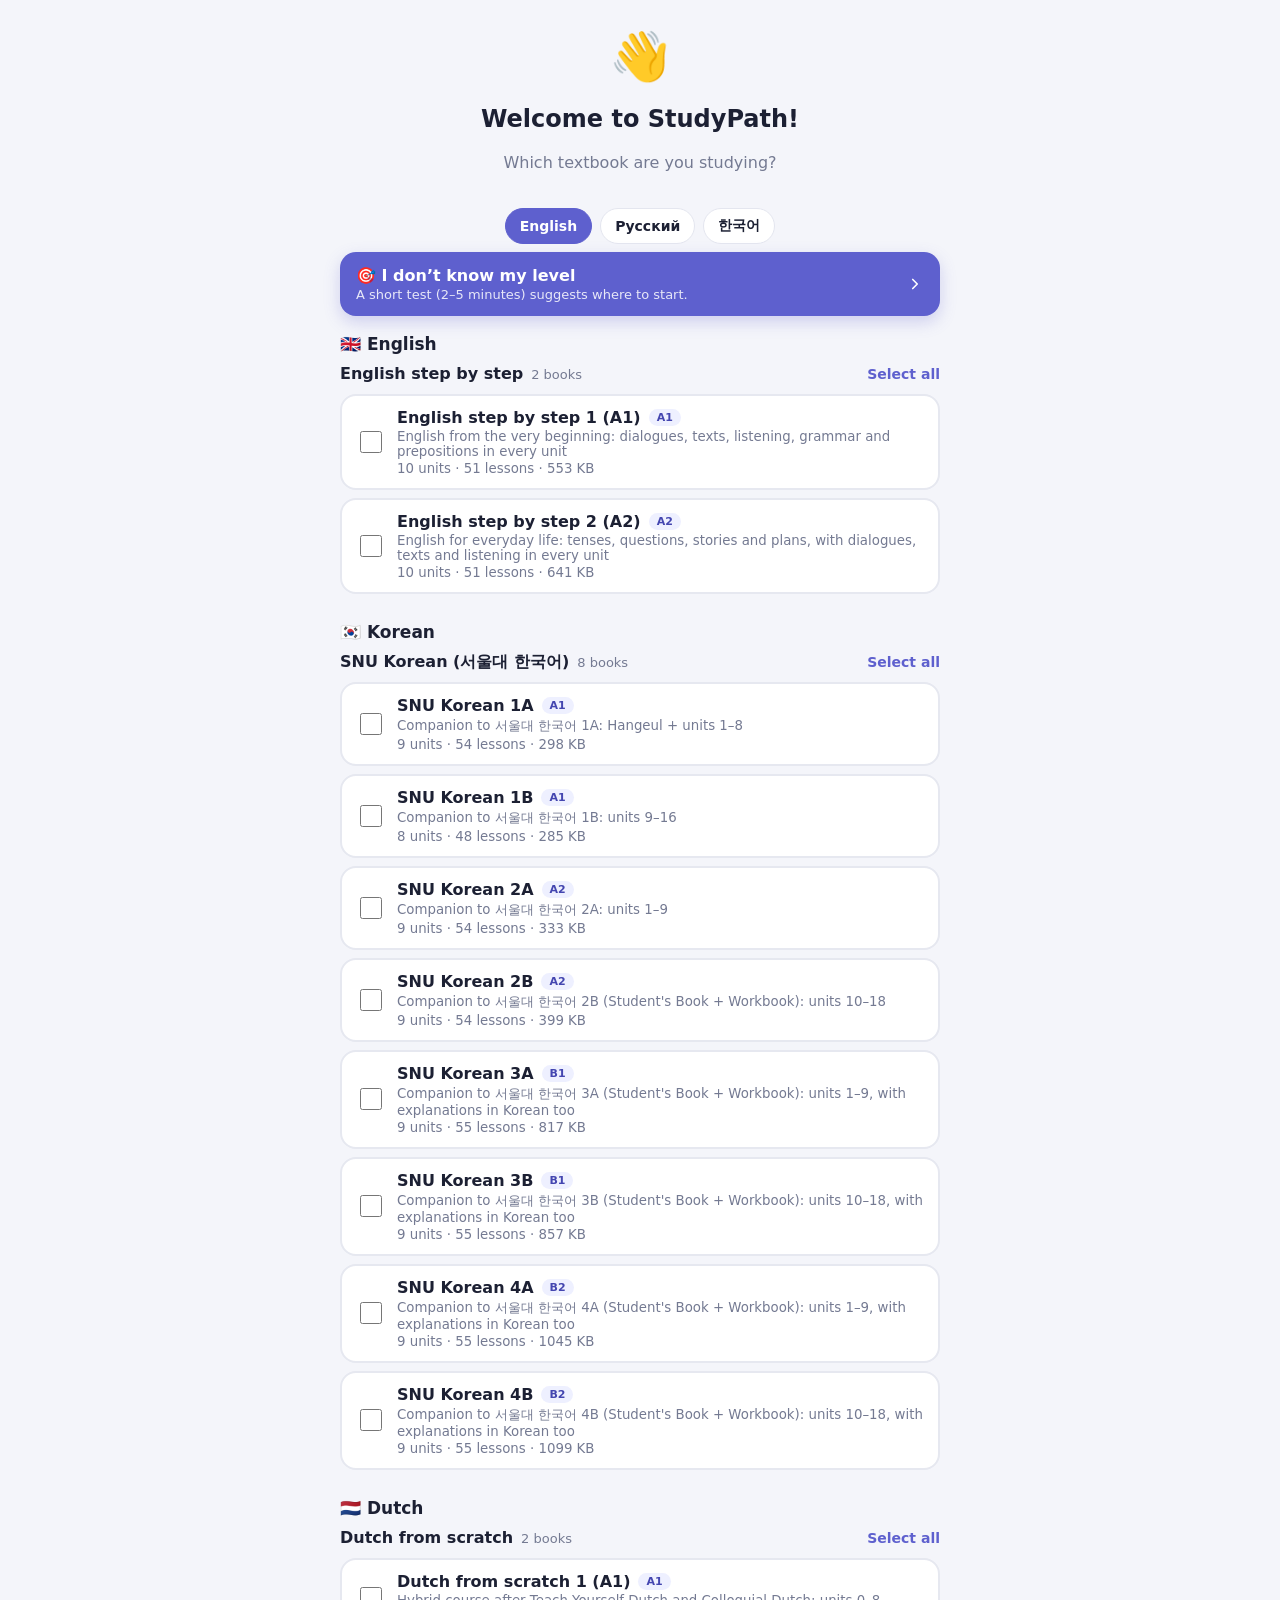
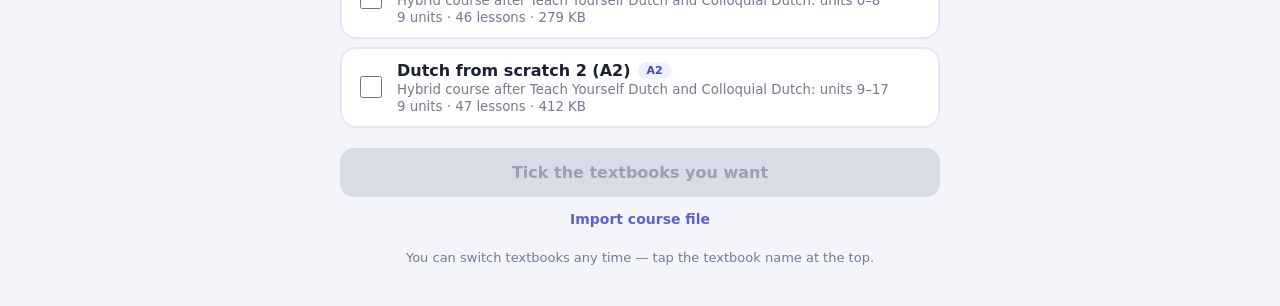
<file: index.html>
<!doctype html>
<html lang="en">
<head>
  <meta charset="utf-8">
  <meta name="viewport" content="width=device-width, initial-scale=1, viewport-fit=cover, user-scalable=no">
  <meta name="theme-color" content="#5e60ce">
  <meta name="mobile-web-app-capable" content="yes">
  <meta name="apple-mobile-web-app-capable" content="yes">
  <meta name="apple-mobile-web-app-status-bar-style" content="default">
  <meta name="apple-mobile-web-app-title" content="StudyPath">
  <link rel="apple-touch-icon" href="icon.png">
  <link rel="manifest" href="manifest.webmanifest">
  <title>StudyPath</title>
  <link rel="stylesheet" href="app.css">
</head>
<body>
  <div id="app"></div>
  <script src="version.js"></script>
  <script src="build.js"></script>
  <script src="app.js"></script>
</body>
</html>
</file>
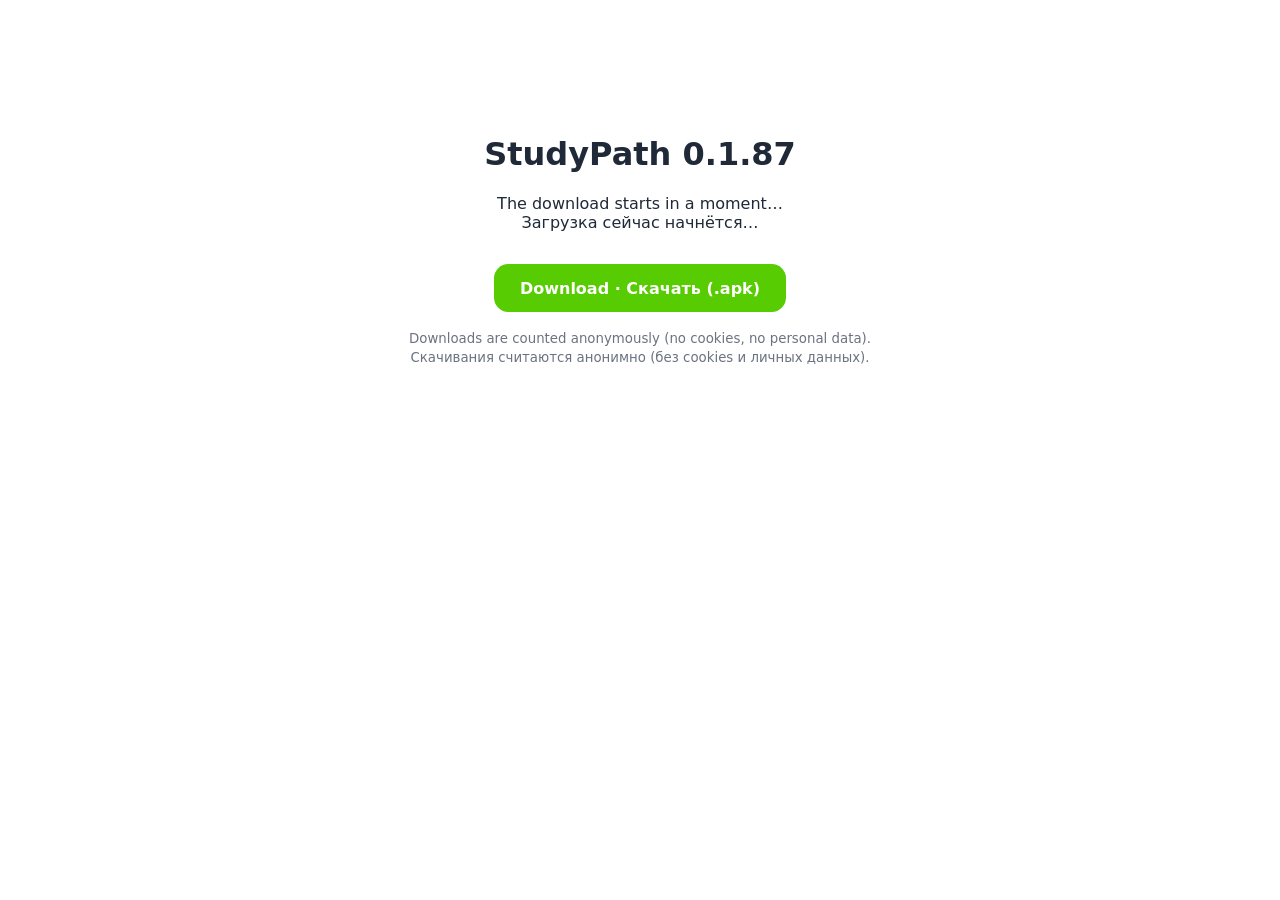
<file: get.html>
<!doctype html><html lang="en"><head><meta charset="utf-8"><meta name="viewport" content="width=device-width,initial-scale=1">
<title>StudyPath for Android</title><style>body{font-family:system-ui,sans-serif;max-width:32rem;margin:15vh auto;padding:0 1.5rem;text-align:center;color:#1f2937}a.b{display:inline-block;margin-top:1rem;padding:.9rem 1.6rem;border-radius:.9rem;background:#58cc02;color:#fff;font-weight:700;text-decoration:none}small{color:#6b7280}</style></head>
<body><h1>StudyPath 0.1.87</h1><p>The download starts in a moment…<br>Загрузка сейчас начнётся…</p><a class="b" href="StudyPath.apk">Download · Скачать (.apk)</a>
<p><small>Downloads are counted anonymously (no cookies, no personal data).<br>Скачивания считаются анонимно (без cookies и личных данных).</small></p>
<script>(function(){var h="anthony-chibis.goatcounter.com";if(h){new Image().src='https://'+h+'/count?p=apk%2F0.1.87&t=APK%20download&e=true&rnd='+Math.random().toString(36).slice(2,8);}setTimeout(function(){location.href='StudyPath.apk';},h?600:50);})();</script></body></html>
</file>
<file: app.css>
:root{--bg: #f4f5fa;--surface: #ffffff;--ink: #1c2033;--ink-2: #3b4058;--muted: #747a92;--line: #e4e6ef;--primary: #5e60ce;--primary-ink: #4446b0;--primary-soft: #ecebff;--accent: #ff7b54;--good: #1f9e78;--good-soft: #e3f6ef;--bad: #e5484d;--bad-soft: #fde9ea;--warn: #c27c0e;--radius: 18px;--shadow: 0 1px 2px rgba(28, 32, 51, .06), 0 6px 20px rgba(28, 32, 51, .06);--font: system-ui, -apple-system, "Segoe UI", Roboto, "Noto Sans KR", "Apple SD Gothic Neo", sans-serif}*{box-sizing:border-box;-webkit-tap-highlight-color:transparent}html,body{margin:0;height:100%;background:var(--bg);color:var(--ink);font-family:var(--font);font-size:16px;word-break:keep-all;overflow-wrap:anywhere}button{font:inherit;color:inherit;cursor:pointer;border:none;background:none}button:disabled{cursor:default}[lang=ko]{word-break:keep-all}#app{min-height:100%;display:flex;flex-direction:column;max-width:640px;margin:0 auto}.hidden{display:none!important}.muted{color:var(--muted)}.small{font-size:13px}.center{text-align:center}.grow{flex:1;min-width:0}.warn{color:var(--warn)}.ico{display:inline-flex;width:18px;height:18px;vertical-align:-3px}.ico svg,.nav-ico svg,.chev svg{width:100%;height:100%}.ico.red{color:var(--bad)}.ico.orange{color:var(--accent)}.ico.violet{color:var(--primary)}.topbar{position:sticky;top:0;z-index:5;display:flex;align-items:center;justify-content:space-between;gap:8px;padding:calc(10px + env(safe-area-inset-top)) 14px 10px;background:#f4f5faeb;backdrop-filter:blur(10px)}.course-chip{display:flex;align-items:center;gap:8px;font-weight:700;padding:6px 12px 6px 6px;border-radius:999px;background:var(--surface);box-shadow:var(--shadow);min-width:0;flex-shrink:1;white-space:nowrap;overflow:hidden;text-overflow:ellipsis}.course-chip>:last-child{overflow:hidden;text-overflow:ellipsis}.stats{flex:none}@media(max-width:400px){.stat{padding:6px 8px;font-size:14px}.course-chip{font-size:15px}}.course-icon-s{width:28px;height:28px;display:grid;place-items:center;background:var(--primary-soft);border-radius:50%;font-size:16px;flex:none}.stats{display:flex;gap:6px}.stat{white-space:nowrap;display:inline-flex;align-items:center;gap:4px;font-weight:700;font-size:15px;padding:6px 10px;border-radius:999px;background:var(--surface);box-shadow:var(--shadow)}.stat .ico{width:17px;height:17px}.stat small{color:var(--muted);font-weight:600}.stat.streak{color:var(--muted)}.stat.streak.on{color:var(--accent)}.stat.xp{color:var(--primary)}.stat.hearts{color:var(--bad)}.content{flex:1;padding:4px 14px 96px}.bottomnav{position:fixed;left:50%;transform:translate(-50%);bottom:0;width:100%;max-width:640px;z-index:5;display:flex;justify-content:space-around;padding:6px 8px calc(8px + env(safe-area-inset-bottom));background:var(--surface);border-top:1px solid var(--line)}.nav-item{flex:1;display:flex;flex-direction:column;align-items:center;gap:2px;font-size:12px;font-weight:600;color:var(--muted);padding:6px 0;border-radius:14px}.nav-ico{width:24px;height:24px}.nav-item.active{color:var(--primary)}.nav-item.active .nav-ico{background:var(--primary-soft);border-radius:10px;box-shadow:0 0 0 6px var(--primary-soft)}.btn{display:inline-flex;align-items:center;justify-content:center;gap:10px;width:100%;padding:14px 18px;border-radius:14px;background:var(--primary);color:#fff;font-weight:700;font-size:16px;transition:transform .08s,filter .15s}.btn:active:not(:disabled){transform:scale(.98)}.btn:disabled{background:#d9dbe6;color:#9a9fb3}.btn{border:1.5px solid transparent}.btn.ghost{background:var(--surface);color:var(--ink);border-color:var(--line)}.btn.ghost.bad{color:var(--bad)}.btn.small{width:auto;padding:8px 14px;font-size:14px}.btn.level{justify-content:flex-start}.stack{display:flex;flex-direction:column;gap:10px;margin-top:12px}.pill{padding:7px 12px;border-radius:999px;background:#ffffff38;color:#fff;font-weight:600;font-size:13px}.link-btn{color:var(--primary);font-weight:600;font-size:14px;padding:10px 4px}.icon-btn{width:38px;height:38px;display:grid;place-items:center;border-radius:12px;color:var(--muted);flex:none}.icon-btn svg{width:22px;height:22px}.chips{display:flex;flex-wrap:wrap;gap:8px;margin:8px 0}.chips.scroll{flex-wrap:nowrap;overflow-x:auto;padding-bottom:4px;scrollbar-width:none}.chip{white-space:nowrap;padding:8px 14px;border-radius:999px;background:var(--surface);border:1.5px solid var(--line);font-weight:600;font-size:14px}.chip.on{background:var(--primary);border-color:var(--primary);color:#fff}.badge{padding:4px 10px;border-radius:999px;background:var(--good-soft);color:var(--good);font-size:12px;font-weight:700}.map{display:flex;flex-direction:column;gap:10px}.unit-card{margin-top:14px;border-radius:22px;padding:18px 18px 14px;color:#fff;background:linear-gradient(135deg,var(--u),color-mix(in srgb,var(--u) 62%,#1c2033));box-shadow:0 10px 24px color-mix(in srgb,var(--u) 30%,transparent)}.unit-card.locked{filter:grayscale(.85) opacity(.65)}.unit-top{display:flex;gap:14px;align-items:flex-start}.unit-num{font-size:40px;font-weight:800;line-height:1;opacity:.35;letter-spacing:-2px}.unit-kicker{font-size:12px;font-weight:700;text-transform:uppercase;letter-spacing:.06em;opacity:.85}.unit-head h2{margin:4px 0 2px;font-size:22px}.unit-head p{margin:0;opacity:.9;font-size:14px}.unit-bottom{display:flex;align-items:center;gap:8px;margin-top:14px}.unit-progress{flex:1;height:6px;border-radius:6px;background:#ffffff40;overflow:hidden}.unit-progress div{height:100%;background:#fff;border-radius:6px}.unit-count{font-size:12px;font-weight:700;opacity:.9;margin-right:2px}.lesson-list{position:relative;display:flex;flex-direction:column;gap:8px;padding-left:4px}.lesson-list:before{content:"";position:absolute;left:31px;top:18px;bottom:18px;width:2px;background:color-mix(in srgb,var(--u) 25%,var(--line))}.lesson-row{position:relative;display:flex;align-items:center;gap:12px;padding:10px 12px 10px 4px;border-radius:16px;text-align:left;background:transparent}.lesson-row:active{background:#00000008}.lesson-row.current{background:var(--surface);box-shadow:var(--shadow)}.lesson-row.locked .lesson-title,.lesson-row.locked .lesson-sub{color:#a3a8bb}.lesson-row.locked .lesson-badge{background:#eceef5;box-shadow:none}.lesson-row.locked .ring{background:#eceef5}.lesson-row.locked .chev{color:#d3d6e2}.badge-wrap{position:relative;width:56px;height:56px;flex:none;display:grid;place-items:center}.ring{position:absolute;inset:0;border-radius:50%;background:conic-gradient(var(--c) calc(var(--p) * 360deg),color-mix(in srgb,var(--c) 15%,#fff) 0)}.lesson-badge{position:relative;width:46px;height:46px;border-radius:50%;display:grid;place-items:center;font-size:22px;background:var(--surface);box-shadow:0 1px 3px #00000014}.lesson-badge .ico{width:20px;height:20px;color:var(--muted)}.lesson-badge.cp{width:52px;height:52px;border-radius:16px;background:color-mix(in srgb,var(--u) 14%,#fff);color:var(--u)}.lesson-badge.cp .ico{color:var(--u);width:24px;height:24px}.lesson-badge.big{width:54px;height:54px;font-size:26px;flex:none;background:color-mix(in srgb,var(--u) 14%,#fff);box-shadow:none}.lesson-row.mastered .lesson-badge{background:color-mix(in srgb,var(--u) 14%,#fff)}.lesson-text{flex:1;min-width:0;display:flex;flex-direction:column;gap:2px}.lesson-title{font-weight:700;font-size:16px}.lesson-sub{color:var(--muted);font-size:14px;white-space:nowrap;overflow:hidden;text-overflow:ellipsis}.stars{display:inline-flex;gap:1px;flex:none}.stars .st{width:15px;height:15px;color:#dfe1ea;display:inline-flex}.stars .st svg{width:100%;height:100%}.stars .st.on{color:#f5b83d}.stars.big .st{width:22px;height:22px}.lesson-row.locked .stars .st{color:#e9ebf2}.chev{width:18px;height:18px;color:#b6bacb;flex:none}.sheet-back{position:fixed;inset:0;z-index:20;background:#14162473;display:flex;align-items:flex-end;justify-content:center;animation:fade .15s}.sheet{width:100%;max-width:640px;max-height:88vh;overflow:auto;background:var(--surface);border-radius:24px 24px 0 0;padding:10px 20px calc(22px + env(safe-area-inset-bottom));animation:up .2s ease-out}.sheet-grip{width:40px;height:4px;border-radius:4px;background:var(--line);margin:0 auto 12px}.sheet h3{margin:6px 0;font-size:20px}.sheet-title{display:flex;gap:14px;align-items:center}.sheet-title h3{margin:0}.sheet-title p{margin:2px 0 0}.prose p{line-height:1.5}@keyframes up{0%{transform:translateY(40px);opacity:.5}}@keyframes fade{0%{opacity:0}}.screen{min-height:100vh;display:flex;flex-direction:column;background:var(--bg)}.screen-head{position:sticky;top:0;z-index:3;display:flex;align-items:center;gap:8px;padding:calc(8px + env(safe-area-inset-top)) 10px 8px;background:var(--bg)}.screen-head h3{margin:0;font-size:17px}.screen-body{flex:1;padding:6px 16px 24px}.screen-foot{position:sticky;bottom:0;padding:12px 16px calc(14px + env(safe-area-inset-bottom));background:var(--bg);border-top:1px solid var(--line)}.grammar{background:var(--surface);border-radius:var(--radius);padding:18px;margin-bottom:14px;box-shadow:var(--shadow)}.grammar h2{margin:0 0 6px;font-size:21px}.gpoint{padding:12px 0;border-top:1px solid var(--line)}.gpoint:first-of-type{border-top:none}.gpoint h4{margin:0 0 6px;font-size:16px;color:var(--primary-ink)}.gpoint p{margin:0 0 8px;line-height:1.55;color:var(--ink-2)}code{background:var(--primary-soft);color:var(--primary-ink);padding:1px 6px;border-radius:6px;font-family:inherit;font-weight:700}.table-wrap{overflow-x:auto;margin:6px 0 10px}.gtable{border-collapse:collapse;font-size:14px;min-width:60%}.gtable th,.gtable td{overflow-wrap:normal;word-break:keep-all;hyphens:auto}.gtable.dense{font-size:13px}.gtable.dense th,.gtable.dense td{padding:6px 7px}.gtable td.say,.gtable th.say{color:var(--primary-ink);cursor:pointer;text-decoration:underline dotted rgba(94,96,206,.45);text-underline-offset:4px}.gtable td.say:active{background:var(--primary-soft)}.gtable th,.gtable td{border:1px solid var(--line);padding:7px 10px;text-align:left}.gtable th{background:#f7f7fc;font-weight:700}.example{display:flex;align-items:center;gap:10px;padding:9px 12px;margin:6px 0;background:#f8f8fd;border-radius:12px}.ex-text{flex:1;min-width:0}.ex-ko{font-size:17px;font-weight:600}.ex-tr{font-size:14px;color:var(--muted);margin-top:2px}.ex-play{display:flex;gap:4px;flex:none}.tip{margin-top:10px;padding:12px 14px;border-radius:12px;background:#fff6e9;color:#6b4a12;line-height:1.5;font-size:15px}.play-row{display:flex;gap:12px;align-items:center;justify-content:center;margin:10px 0 16px}.play{display:grid;place-items:center;width:44px;height:44px;border-radius:14px;background:var(--primary-soft);color:var(--primary)}.play svg{width:60%;height:60%}.play.big{width:84px;height:84px;border-radius:26px;background:var(--primary);color:#fff;box-shadow:0 8px 20px #5e60ce59}.play.slow{background:#fff1ea;color:var(--accent)}.play.mini{width:34px;height:34px;border-radius:10px}.screen.lesson{height:100vh;height:100dvh;min-height:0}.lesson-head{display:flex;align-items:center;gap:10px;padding:calc(10px + env(safe-area-inset-top)) 12px 8px}.progress{flex:1;height:10px;border-radius:10px;background:#e3e5ef;overflow:hidden}.progress-fill{height:100%;width:0;border-radius:10px;background:linear-gradient(90deg,var(--primary),#8b7cf6);transition:width .35s ease}.lesson-head .stat{box-shadow:none;background:transparent}.lesson-body{flex:1;overflow-y:auto;padding:8px 18px 24px}.task-title{font-size:14px;font-weight:700;color:var(--primary);text-transform:uppercase;letter-spacing:.05em;margin:6px 0 12px}.prompt{font-size:20px;font-weight:600;line-height:1.4;margin-bottom:14px}.prompt.small{font-size:16px;color:var(--muted);font-weight:500}.question{font-size:17px;font-weight:600;margin:4px 0 12px}.hint{font-size:14px;color:var(--primary-ink);background:var(--primary-soft);padding:8px 12px;border-radius:10px}.prompt-ko{display:flex;align-items:center;gap:8px;flex-wrap:wrap;margin:4px 0 18px}.ko-big{font-size:28px;font-weight:700}.ko-huge{font-size:32px;font-weight:700}.options{display:flex;flex-direction:column;gap:10px}.options.grid{display:grid;grid-template-columns:1fr 1fr}.options.inline{flex-direction:row;flex-wrap:wrap}.option{padding:14px 16px;border-radius:14px;background:var(--surface);border:1.5px solid var(--line);font-size:17px;text-align:left;font-weight:500;transition:border-color .12s,background .12s}.options.grid .option,.options.inline .option{text-align:center}.option[lang=ko]{font-size:19px}.option.selected{border-color:var(--primary);background:var(--primary-soft);color:var(--primary-ink)}.option.match{text-align:center;min-height:54px}.option.done{opacity:.35;border-color:var(--good);background:var(--good-soft)}.option.wrong{border-color:var(--bad);background:var(--bad-soft);animation:shake .3s}@keyframes shake{25%{transform:translate(-4px)}75%{transform:translate(4px)}}.match-grid{display:grid;grid-template-columns:1fr 1fr;gap:10px}.match-col{display:flex;flex-direction:column;gap:10px}.build-line{min-height:60px;display:flex;flex-wrap:wrap;gap:8px;align-content:flex-start;padding:8px 0 12px;border-bottom:2px dashed var(--line);margin-bottom:16px}.build-bank{display:flex;flex-wrap:wrap;gap:8px;justify-content:center}.tile{padding:10px 14px;border-radius:12px;background:var(--surface);border:1.5px solid var(--line);font-size:18px;box-shadow:0 2px 0 var(--line)}.tile.used{visibility:hidden}.tile.placed{background:var(--primary-soft);border-color:transparent;box-shadow:none}.answer-input{width:100%;padding:14px;border-radius:14px;border:1.5px solid var(--line);background:var(--surface);font:inherit;font-size:19px;resize:none}.answer-input:focus,.fill-input:focus{outline:none;border-color:var(--primary)}.kbd-target{caret-color:var(--primary);border-color:var(--primary)!important}.fill-sentence{font-size:24px;line-height:2;margin:8px 0 14px}.blank{display:inline-block;min-width:72px;border-bottom:3px solid var(--primary);text-align:center;color:var(--primary-ink);font-weight:700;padding:0 6px}.fill-input{width:4em;font:inherit;font-size:22px;padding:0 6px;border:none;border-bottom:3px solid var(--primary);background:var(--primary-soft);border-radius:6px 6px 0 0;text-align:center}.speak{display:flex;flex-direction:column;align-items:center;text-align:center}.speak .prompt{align-self:stretch;text-align:left}.tr{color:var(--muted);margin-top:-8px}.mic{width:88px;height:88px;border-radius:50%;display:grid;place-items:center;background:var(--accent);color:#fff;margin:14px 0 8px;box-shadow:0 8px 20px #ff7b5459}.mic svg{width:40px;height:40px}.mic.listening{animation:pulse 1s infinite}@keyframes pulse{50%{box-shadow:0 0 0 16px #ff7b5426}}.speak-status{min-height:24px;color:var(--ink-2);margin-bottom:8px}.row-links{display:flex;gap:16px;justify-content:center;flex-wrap:wrap}.passage{background:var(--surface);border-radius:16px;padding:14px 16px;box-shadow:var(--shadow);margin-bottom:14px}.passage-title{font-weight:800;margin-bottom:6px}.passage-text{font-size:17px;line-height:1.75}.passage-tools{display:flex;gap:12px;flex-wrap:wrap}.passage-tr{font-size:14px;color:var(--muted);border-top:1px solid var(--line);padding-top:8px;line-height:1.5;white-space:pre-line}.kbd-dock:empty{display:none}.kbd{background:#e9eaf2;padding:6px 4px 4px;user-select:none;touch-action:manipulation}.kbd-row{display:flex;gap:4px;justify-content:center;margin-bottom:5px}.kbd-key{flex:1;max-width:46px;height:44px;border-radius:8px;background:#fff;font-size:20px;box-shadow:0 1px #c3c6d4}.kbd-key:active{background:var(--primary-soft)}.kbd-key.fn{background:#d4d6e2;font-size:16px;max-width:54px;flex:1.3}.kbd-key.fn.on{background:var(--primary);color:#fff}.kbd-key.wide{max-width:150px;flex:3;font-size:13px}.kbd-key.space{max-width:220px;flex:5}.kbd-switch{margin-top:8px;padding:6px 12px;border-radius:999px;background:var(--primary-soft);color:var(--primary-ink);font-weight:600;font-size:13px}.lesson-foot{padding:12px 16px calc(14px + env(safe-area-inset-bottom));border-top:1px solid var(--line);background:var(--surface)}.lesson-foot.good{background:var(--good-soft);border-color:transparent}.lesson-foot.bad{background:var(--bad-soft);border-color:transparent}.lesson-foot.good .btn{background:var(--good)}.lesson-foot.bad .btn{background:var(--bad)}.feedback{margin-bottom:12px;max-height:38vh;overflow-y:auto}.fb-title{font-size:20px;font-weight:800;margin-bottom:4px}.good .fb-title{color:var(--good)}.bad .fb-title{color:var(--bad)}.fb-correct{display:flex;align-items:center;flex-wrap:wrap;gap:6px;margin:6px 0;font-size:16px}.fb-correct b{font-size:18px}.fb-note{font-size:14px;color:var(--ink-2);margin-top:4px;line-height:1.45}.big-msg{padding:40px 0 10px}.big-msg .emoji{font-size:64px}.big-msg h2{font-size:26px;margin:8px 0 16px}.result-cards{display:grid;grid-template-columns:repeat(3,1fr);gap:10px;margin:12px 0}.rc{background:var(--surface);border-radius:16px;padding:14px 8px;box-shadow:var(--shadow);display:flex;flex-direction:column;align-items:center;gap:4px}.rc b{font-size:22px;display:flex;align-items:center;gap:4px}.rc span{font-size:12px;color:var(--muted)}.page h2{font-size:26px;margin:10px 2px 12px}.card{background:var(--surface);border-radius:var(--radius);padding:16px;margin-bottom:12px;box-shadow:var(--shadow)}.card h3{margin:0 0 6px;font-size:18px}.card p{margin:0 0 12px}.toggle{display:flex;align-items:center;justify-content:space-between;gap:12px;padding:12px 0;border-bottom:1px solid var(--line)}.toggle:last-of-type{border-bottom:none}.toggle-text{display:flex;flex-direction:column;gap:2px}.toggle input{appearance:none;width:48px;height:28px;border-radius:28px;background:#d8dae5;position:relative;flex:none;transition:background .15s}.toggle input:after{content:"";position:absolute;top:3px;left:3px;width:22px;height:22px;border-radius:50%;background:#fff;transition:left .15s;box-shadow:0 1px 2px #0003}.toggle input:checked{background:var(--primary)}.toggle input:checked:after{left:23px}.course-row{display:flex;align-items:center;gap:12px;padding:10px 0;border-bottom:1px solid var(--line)}.course-icon{font-size:26px;width:44px;height:44px;display:grid;place-items:center;background:var(--primary-soft);border-radius:12px}.search{width:100%;padding:12px 14px;border-radius:14px;border:1.5px solid var(--line);font:inherit;background:var(--surface);margin:6px 0 10px}.sticky-cta{position:sticky;top:62px;z-index:2;padding:4px 0 10px;background:var(--bg)}.vocab-list{display:flex;flex-direction:column;gap:8px}.vocab-item{display:flex;align-items:center;gap:12px;background:var(--surface);border-radius:14px;padding:10px 12px;box-shadow:var(--shadow)}.vocab-main{flex:1;min-width:0}.vocab-w{font-size:18px;font-weight:700}.vocab-tr{color:var(--ink-2);font-size:14px}.vocab-ex{color:var(--muted);font-size:14px;margin-top:2px}.star-btn{width:32px;height:32px;color:#d3d6e2;flex:none}.star-btn svg{width:22px;height:22px}.star-btn.on{color:#f5b83d}.fc-top{display:flex;justify-content:space-between;align-items:center;margin-bottom:12px}.fc-body{display:flex;flex-direction:column;gap:12px}.fc-card{min-height:280px;border-radius:24px;background:var(--surface);box-shadow:var(--shadow);padding:24px;display:flex;flex-direction:column;align-items:center;justify-content:center;gap:12px;text-align:center}.fc-ko{font-size:40px;font-weight:800}.fc-tr{font-size:22px;font-weight:600;color:var(--ink-2)}.fc-ex{color:var(--muted);font-size:16px}.fc-back{display:none;flex-direction:column;gap:10px;align-items:center;padding-top:14px;border-top:1px dashed var(--line);width:100%}.fc-card.flipped .fc-back{display:flex}.fc-card.flipped .fc-hint{display:none}.fc-actions{display:grid;grid-template-columns:1fr 1fr;gap:10px}.toast{position:fixed;left:50%;bottom:96px;transform:translate(-50%,20px);opacity:0;z-index:30;background:var(--ink);color:#fff;padding:12px 18px;border-radius:14px;font-size:14px;transition:all .25s;max-width:90vw;text-align:center}.toast.show{opacity:1;transform:translate(-50%)}.empty{padding:60px 20px;text-align:center}.kbd-key{position:relative}.kbd-alt{position:absolute;top:2px;right:4px;font-size:10px;color:#8b90a6;line-height:1}.sheet-links{display:flex;gap:8px;margin:14px 0 6px}.sheet-link{flex:1;padding:11px 12px;border-radius:12px;background:var(--primary-soft);color:var(--primary-ink);font-weight:700;font-size:15px}.levels-head{display:flex;align-items:center;justify-content:space-between;margin-top:14px}.btn.level{gap:12px}.btn.level .stars .st{width:16px;height:16px;color:#ffffff73}.btn.level .stars .st.on{color:#ffd166}.btn.level.ghost .stars .st{color:#dfe1ea}.btn.level.ghost .stars .st.on{color:#f5b83d}.btn.level.locked{background:#f1f2f7;color:#a3a8bb;border:1.5px dashed #d8dbe6}.btn.level .done-mark{margin-left:auto;color:var(--good)}.two-btn{display:flex;gap:10px;align-items:stretch}.two-btn .btn{flex:1 1 0;width:auto;min-width:0;margin:0}.fold>summary{display:flex;align-items:center;justify-content:space-between;gap:12px;cursor:pointer;list-style:none}.fold>summary::-webkit-details-marker{display:none}.fold>summary h3{margin:0;white-space:nowrap}.fold>summary:after{content:"";flex:none;width:8px;height:8px;margin:0 4px 4px 0;border-right:2px solid var(--muted, #8a8fa3);border-bottom:2px solid var(--muted, #8a8fa3);transform:rotate(45deg);transition:transform .15s}.fold[open]>summary:after{transform:rotate(-135deg);margin:4px 4px 0 0}.fold>summary .muted{margin-left:auto;text-align:right}.update-fold{text-align:left;margin:4px 0 12px}.update-fold>summary{justify-content:center;color:var(--primary-ink, #4446b0);font-weight:600;font-size:14px}.update-fold>summary:after{border-color:var(--primary-ink, #4446b0)}.fold[open]>summary{margin-bottom:10px}.lesson-body.answered .options,.lesson-body.answered .build-bank,.lesson-body.answered .build-line,.lesson-body.answered .match-grid,.lesson-body.answered textarea,.lesson-body.answered .fill-input{pointer-events:none}.lesson-body.answered .option:not(.selected){opacity:.6}.compare{margin:8px 0}.compare-row{display:flex;flex-wrap:wrap;gap:8px;margin-top:6px}.compare-chip{padding:8px 12px;border-radius:10px;background:#ffffffbf;font-size:17px;font-weight:600}.link-btn.danger{color:var(--bad)}.tile.glue{border-style:dashed;color:var(--primary-ink)}.build-line .tile.glue{margin-left:-6px}.chips-row{display:flex;align-items:center;justify-content:space-between;gap:8px;flex-wrap:wrap}.mini-toggle{display:inline-flex;align-items:center;gap:6px;font-size:14px;color:var(--muted);font-weight:600}.course-actions{display:flex;gap:12px}.course-actions .link-btn{padding:6px 0;font-size:13px}.hidden-course{opacity:.75}.strokes{display:grid;grid-template-columns:repeat(auto-fill,minmax(70px,1fr));gap:8px;margin:6px 0 10px}.stroke-box{background:#f8f8fd;border-radius:12px;padding:6px 6px 2px;display:flex;flex-direction:column;align-items:center}.stroke-box svg{width:100%;aspect-ratio:1}.stroke-guide path{fill:none;stroke:#e2e4ee;stroke-width:9;stroke-linecap:round;stroke-linejoin:round}.stroke-ink path{fill:none;stroke:var(--primary);stroke-width:9;stroke-linecap:round;stroke-linejoin:round}.stroke-num text{font-size:13px;font-weight:800;fill:var(--accent)}.stroke-label{font-size:13px;color:var(--muted)}.lesson-foot.almost{background:#fff4d6;border-color:transparent}.lesson-foot.almost .btn{background:#e09a10}.lesson-foot.almost .fb-title{color:#a86a00}.typo-box{margin:6px 0 2px;display:grid;gap:4px}.typo-text{font-size:19px;font-weight:600;letter-spacing:.5px}.typo-text mark{border-radius:4px;padding:0 2px}.typo-text mark.bad{background:#ffd2d2;color:#c62828;text-decoration:line-through;text-decoration-thickness:2px}.typo-text mark.good{background:#c9f2d9;color:#1b7a43}.option.right{border-color:var(--good);background:var(--good-soft);color:var(--good)}.option.wrong{border-color:var(--bad);background:var(--bad-soft);color:var(--bad)}.compare-chip.right{box-shadow:inset 0 0 0 2px var(--good)}.compare-chip.picked{box-shadow:inset 0 0 0 2px var(--bad)}.feedback{padding:2px}.fb-line{display:flex;align-items:center;gap:8px;flex-wrap:wrap;margin:4px 0}.picked-text{color:var(--bad);text-decoration:line-through;text-decoration-thickness:1.5px}.fb-heard{display:flex;align-items:center;gap:8px;flex-wrap:wrap;margin:6px 0}.link-btn.report{font-size:13px;opacity:.75;display:block;margin-top:4px}.stars .st.fail{color:transparent}.stars .st.fail svg path{stroke:var(--bad);stroke-width:2;stroke-dasharray:3 2}.btn.level.ghost .stars .st.fail,.btn.level .stars .st.fail{color:transparent}.fail-mark{margin-left:auto;color:var(--bad);font-weight:700;font-size:13px}.fail-note,.rc.bad b{color:var(--bad)}.stat.hearts.no-hearts{opacity:1;color:#9aa0b4;animation:shake .5s 2}@keyframes shake{0%,to{transform:translate(0)}25%{transform:translate(-4px)}75%{transform:translate(4px)}}.pop-back{position:fixed;inset:0;background:#14162873;display:grid;place-items:center;z-index:60;animation:fadein .2s}.pop{background:#fff;border-radius:22px;padding:24px 22px 18px;width:min(340px,88vw);text-align:center;box-shadow:0 20px 50px #0003}.pop h3{margin:6px 0}.heart-break{position:relative;height:70px;font-size:56px;color:var(--bad)}.heart-break .hb{position:absolute;left:50%;top:0;width:56px;margin-left:-28px;overflow:hidden;line-height:70px}.heart-break .hb.l{clip-path:polygon(0 0,55% 0,45% 40%,58% 60%,48% 100%,0 100%);animation:breakL .9s .3s forwards}.heart-break .hb.r{clip-path:polygon(55% 0,100% 0,100% 100%,48% 100%,58% 60%,45% 40%);animation:breakR .9s .3s forwards}@keyframes breakL{to{transform:translate(-10px,6px) rotate(-14deg);color:#9aa0b4}}@keyframes breakR{to{transform:translate(10px,6px) rotate(14deg);color:#9aa0b4}}@keyframes fadein{0%{opacity:0}}.course-chip .caret{font-size:11px;opacity:.6;margin-left:2px}.switch-list{display:grid;gap:8px;margin:10px 0}.switch-row{display:flex;align-items:center;gap:12px;text-align:left;padding:12px 14px;border:2px solid #e6e8f0;border-radius:16px;background:#fff}.switch-row .grow{display:grid;gap:2px}.switch-row.on{border-color:var(--primary);background:var(--primary-soft)}.screen.welcome{padding:28px 20px;overflow:auto;height:100%;box-sizing:border-box}.welcome-top{text-align:center;margin-bottom:12px}.welcome-top .emoji{font-size:48px}.chips.center{justify-content:center}.speed-row{margin:10px 0}.speed-label{display:flex;justify-content:space-between;font-size:15px}.speed-ctl{display:flex;align-items:center;gap:10px}.range{flex:1;accent-color:var(--primary)}.fb-label{font-weight:700;font-size:14px;margin:12px 0 6px}.fill-input.wide{width:100%;box-sizing:border-box}.fb-thumbs{display:flex;gap:8px;flex-wrap:wrap;margin-bottom:6px}.fb-thumb{position:relative;width:72px;height:72px;border-radius:10px;overflow:hidden;background:#eee}.fb-thumb img{width:100%;height:100%;object-fit:cover}.fb-x{position:absolute;top:2px;right:2px;width:22px;height:22px;border-radius:50%;background:#0000008c;color:#fff;font-size:15px;line-height:20px}.sheet .btn+.btn,.sheet .small+.btn{margin-top:10px}.fill-input.wide{text-align:left;font-size:17px;padding:12px 14px;border:2px solid #e6e8f0;border-radius:14px;background:#fff}.fill-input.wide:focus{border-color:var(--primary);outline:none}.btn.level:not(.ghost) .fail-mark{color:#fff;background:#ffffff38;padding:2px 8px;border-radius:8px}.course-chip-name{overflow:hidden;text-overflow:ellipsis}.level-name{display:grid;gap:2px;text-align:left;flex:1}.level-name small{font-size:12px;font-weight:500;opacity:.8;line-height:1.25}.grammar{-webkit-user-select:none;user-select:none;-webkit-touch-callout:none}.dict-head{display:flex;align-items:center;gap:10px}.dict-word{font-size:28px}.dict-pr{color:var(--muted, #6b7083);font-size:17px;margin:4px 0;font-family:Noto Sans,DejaVu Sans,sans-serif}.dict-tags{display:flex;gap:6px;flex-wrap:wrap;margin:6px 0}.dict-tag{background:var(--primary-soft);color:var(--primary);border-radius:8px;padding:3px 8px;font-size:13px;font-weight:600}.dict-tr{font-size:19px;margin:8px 0}.dict-hint{margin-top:14px}.stat.coins{gap:4px}.hint-btn{background:#fff7e0;color:#a86a00;border-radius:999px;padding:4px 10px;font-weight:700}.option.gone{visibility:hidden}.switch-row.disabled{opacity:.45}.switch-row .cost{font-weight:700;white-space:nowrap}.hint-reveal{background:#fff7e0;border-radius:12px;padding:8px 12px}.word-list{display:grid;gap:6px}.word-row{display:flex;justify-content:space-between;gap:12px;padding:6px 0;border-bottom:1px solid #eef0f6}.cat{display:grid;gap:14px}.cat-lang h4{margin:4px 0 8px;font-size:17px}.cat-series{display:grid;gap:8px;margin-bottom:10px}.cat-series-head{display:flex;align-items:baseline;gap:8px}.cat-series-head .link-btn{margin-left:auto;padding:4px 0}.cat-row{display:flex;align-items:center;gap:12px;padding:12px 14px;border:2px solid #e6e8f0;border-radius:16px;background:#fff;cursor:pointer}.cat-row .grow{display:grid;gap:2px}.cat-row.on{border-color:var(--primary);background:var(--primary-soft)}.cat-row.have{background:#f7f8fb}.cat-cb{width:22px;height:22px;accent-color:var(--primary);flex:none}.cat-ok{width:22px;text-align:center;color:var(--good);font-weight:800;flex:none}.cat-title{display:flex;align-items:center;gap:8px;flex-wrap:wrap}.lvl-chip{font-size:11px;font-weight:700;padding:2px 8px;border-radius:999px;background:#eef0ff;color:var(--primary-ink);white-space:nowrap}.cat-foot{position:sticky;bottom:calc(-22px - env(safe-area-inset-bottom));padding:10px 0 4px;background:linear-gradient(transparent,var(--surface) 30%)}.screen.welcome .cat-foot{bottom:0;background:linear-gradient(transparent,var(--bg) 30%)}.level-cta{display:flex;align-items:center;gap:12px;width:100%;text-align:left;padding:14px 16px;border-radius:16px;background:var(--primary);color:#fff;box-shadow:0 6px 16px #5e60ce40;font-size:16px}.level-cta .grow{display:grid;gap:2px}.level-cta small{color:#ffffffd9;font-size:13px}.level-cta .chev{color:#fff}.level-cta:active{transform:scale(.98)}.series-links{display:grid;gap:4px;margin:22px 0 8px;text-align:center}.big-emoji{font-size:48px}.pt-head{display:flex;justify-content:space-between;align-items:center;margin:4px 0 8px}.pt-text{font-size:20px;font-weight:600;line-height:1.5;margin:4px 0 14px;display:flex;align-items:center;gap:8px;flex-wrap:wrap}.ext-links{display:grid;gap:6px;margin:6px 0 10px}.ext-links a{color:var(--primary);font-weight:600}.share-url{font-weight:700;color:var(--primary-ink);background:var(--primary-soft);border-radius:10px;padding:10px 12px;margin-bottom:10px;word-break:break-all}.share-block p{margin:10px 0 4px}.share-row{display:flex;gap:8px;align-items:stretch;margin-bottom:4px}.share-row .share-url{flex:1;margin:0;min-width:0;display:flex;align-items:center}.share-row .btn.small{flex:none;width:auto;margin:0;padding:0 14px}.card>.btn:last-child{margin-top:12px}.toast.with-action{display:flex;align-items:center;gap:14px;max-width:92vw}.toast-btn{color:#b8b9ff;font-weight:700;white-space:nowrap;padding:4px 2px}.info-list{display:grid;gap:2px}.info-row{display:flex;align-items:center;gap:10px;padding:8px 2px;border-bottom:1px solid var(--line)}.info-row:last-child{border-bottom:0}.info-row small{display:block}.btn.danger{background:var(--bad);border-color:var(--bad);color:#fff}.pop .two-btn{margin-top:14px}.chev-down{width:7px;height:7px;margin:0 4px 3px 2px;border-right:2px solid currentColor;border-bottom:2px solid currentColor;transform:rotate(45deg);opacity:.6;flex:none}button.stat{cursor:pointer}.toast.with-action{width:min(360px,92vw);justify-content:space-between}.toast.with-action>span{flex:1;min-width:0}.share-row .share-url{font-size:13px;word-break:break-all}
</file>
